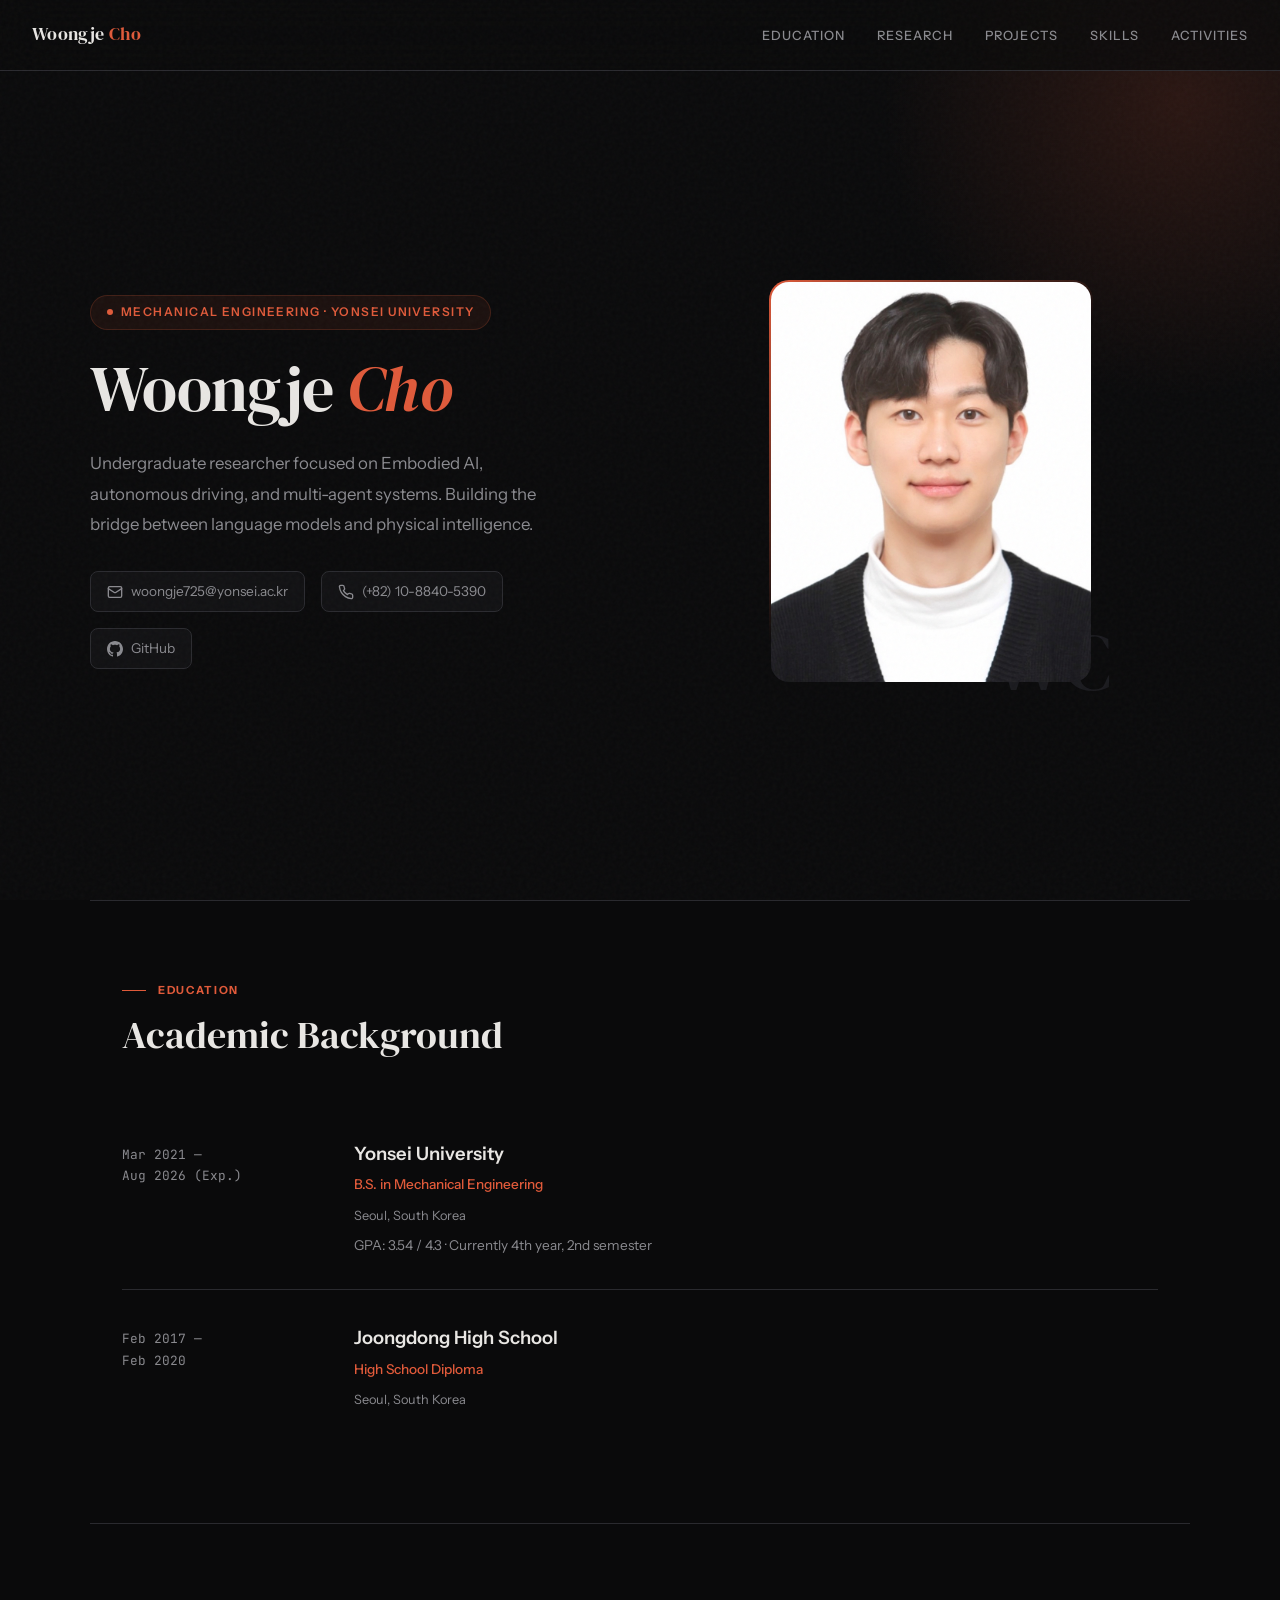
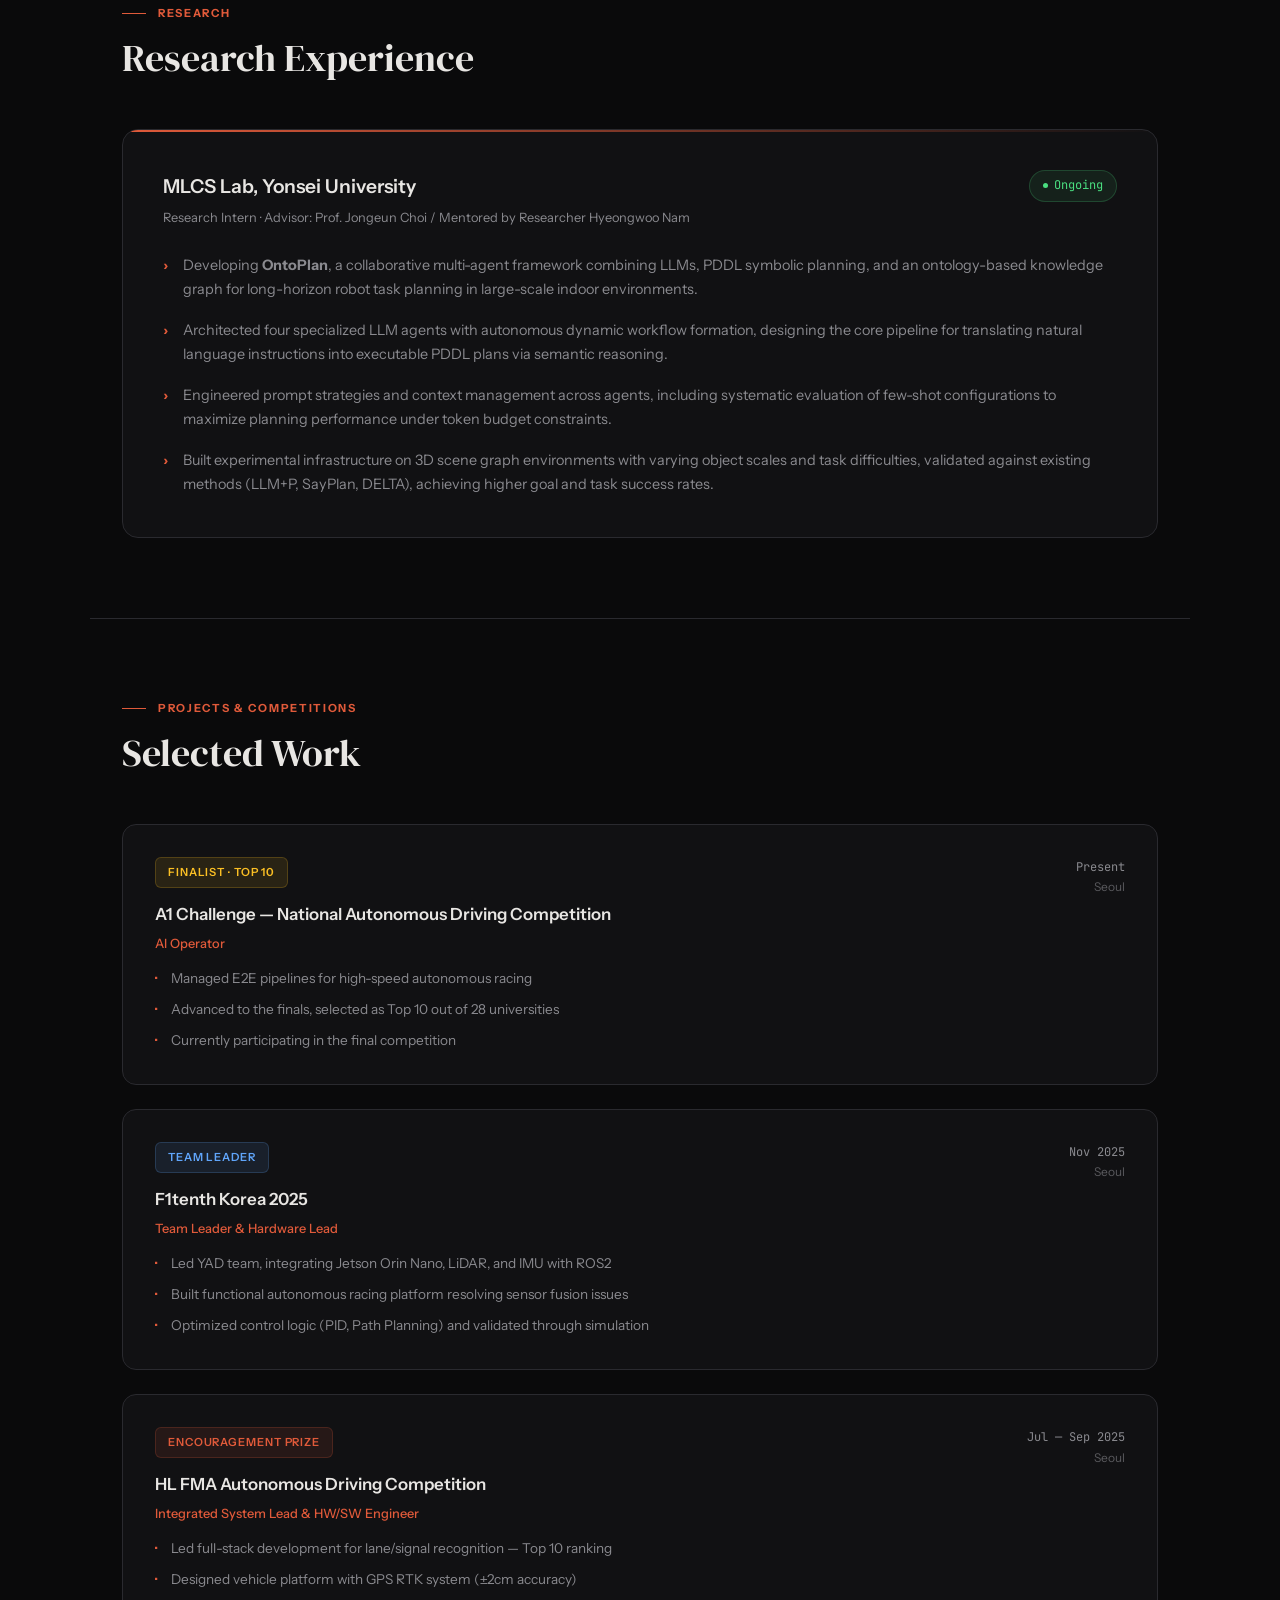
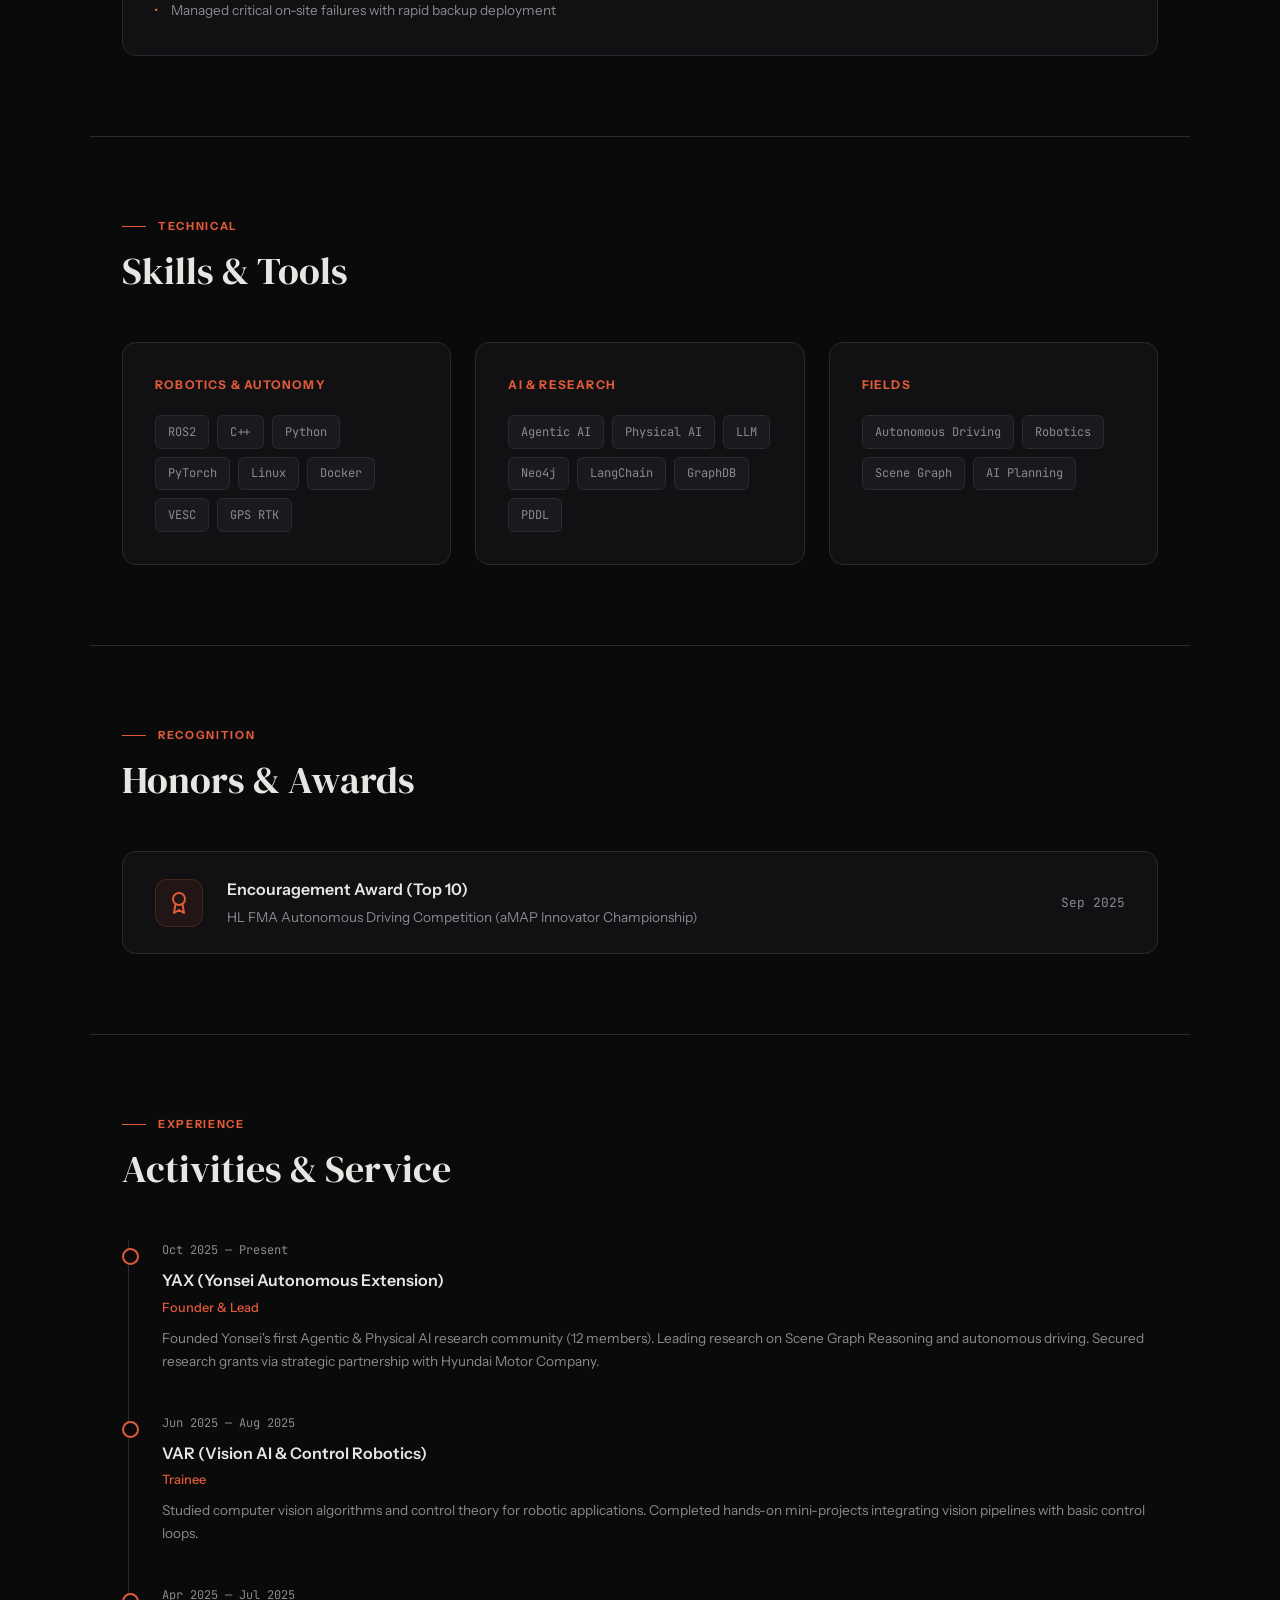
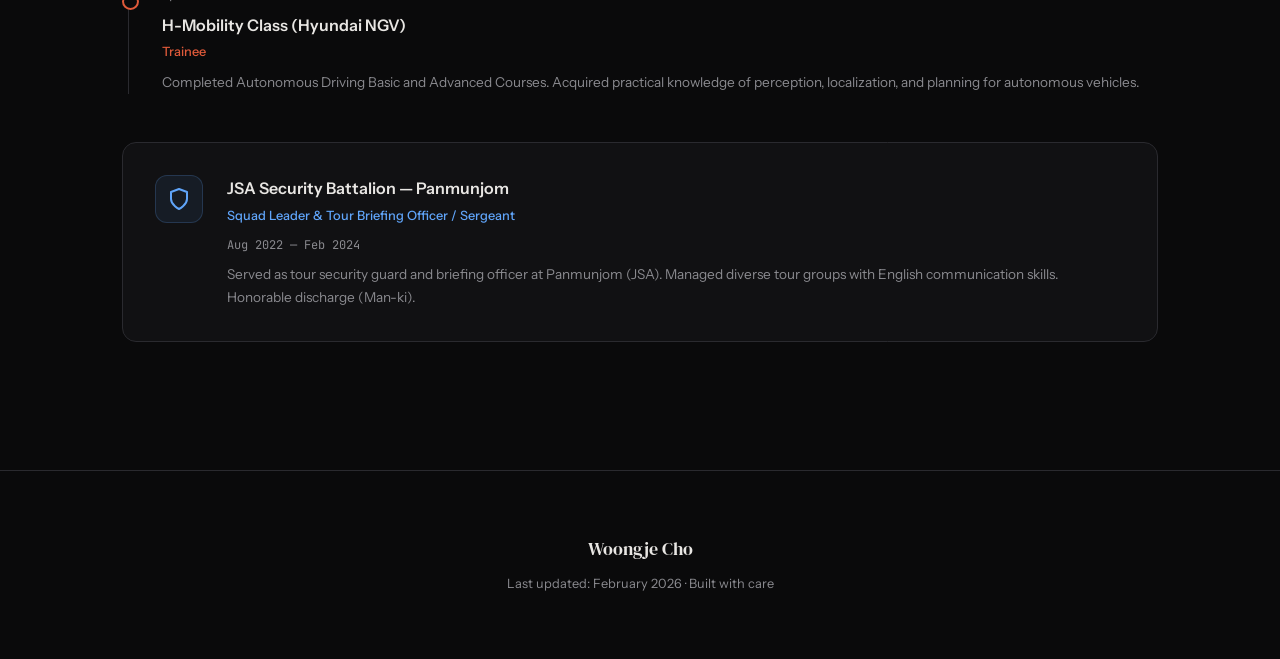
<file: index_1.html>
<!DOCTYPE html>
<html lang="en">
<head>
    <meta charset="UTF-8">
    <meta name="viewport" content="width=device-width, initial-scale=1.0">
    <title>Woongje Cho — CV</title>
    <link href="https://fonts.googleapis.com/css2?family=DM+Serif+Display:ital@0;1&family=Instrument+Sans:wght@400;500;600;700&family=JetBrains+Mono:wght@400;500&display=swap" rel="stylesheet">
    <style>
        :root {
            --bg: #0a0a0b;
            --surface: #111113;
            --surface-2: #1a1a1e;
            --border: #2a2a2f;
            --text: #e8e6e3;
            --text-muted: #8a8a8f;
            --accent: #e05a3a;
            --accent-glow: rgba(224, 90, 58, 0.15);
            --accent-subtle: rgba(224, 90, 58, 0.08);
        }

        * {
            margin: 0;
            padding: 0;
            box-sizing: border-box;
        }

        html {
            scroll-behavior: smooth;
        }

        body {
            font-family: 'Instrument Sans', sans-serif;
            background: var(--bg);
            color: var(--text);
            line-height: 1.7;
            overflow-x: hidden;
        }

        /* ─── Noise overlay ─── */
        body::before {
            content: '';
            position: fixed;
            inset: 0;
            background-image: url("data:image/svg+xml,%3Csvg viewBox='0 0 256 256' xmlns='http://www.w3.org/2000/svg'%3E%3Cfilter id='n'%3E%3CfeTurbulence type='fractalNoise' baseFrequency='0.9' numOctaves='4' stitchTiles='stitch'/%3E%3C/filter%3E%3Crect width='100%25' height='100%25' filter='url(%23n)' opacity='0.03'/%3E%3C/svg%3E");
            pointer-events: none;
            z-index: 9999;
        }

        /* ─── Navigation ─── */
        nav {
            position: fixed;
            top: 0;
            left: 0;
            right: 0;
            z-index: 100;
            padding: 1.25rem 2rem;
            display: flex;
            justify-content: space-between;
            align-items: center;
            backdrop-filter: blur(20px);
            background: rgba(10, 10, 11, 0.8);
            border-bottom: 1px solid var(--border);
            transition: transform 0.3s ease;
        }

        nav .logo {
            font-family: 'DM Serif Display', serif;
            font-size: 1.1rem;
            letter-spacing: 0.02em;
            color: var(--text);
        }

        nav .logo span {
            color: var(--accent);
        }

        nav .nav-links {
            display: flex;
            gap: 2rem;
            list-style: none;
        }

        nav .nav-links a {
            color: var(--text-muted);
            text-decoration: none;
            font-size: 0.8rem;
            font-weight: 500;
            letter-spacing: 0.08em;
            text-transform: uppercase;
            transition: color 0.3s;
            position: relative;
        }

        nav .nav-links a::after {
            content: '';
            position: absolute;
            bottom: -4px;
            left: 0;
            width: 0;
            height: 1px;
            background: var(--accent);
            transition: width 0.3s ease;
        }

        nav .nav-links a:hover {
            color: var(--text);
        }

        nav .nav-links a:hover::after {
            width: 100%;
        }

        /* ─── Hero ─── */
        .hero {
            min-height: 100vh;
            display: flex;
            align-items: center;
            padding: 8rem 2rem 4rem;
            position: relative;
            overflow: hidden;
        }

        .hero::before {
            content: '';
            position: absolute;
            top: -200px;
            right: -200px;
            width: 600px;
            height: 600px;
            background: radial-gradient(circle, var(--accent-glow) 0%, transparent 70%);
            pointer-events: none;
        }

        .hero-inner {
            max-width: 1100px;
            margin: 0 auto;
            width: 100%;
            display: grid;
            grid-template-columns: 1fr 1fr;
            gap: 4rem;
            align-items: center;
        }

        .hero-text {
            animation: fadeUp 0.8s ease-out;
        }

        .hero-tag {
            display: inline-flex;
            align-items: center;
            gap: 0.5rem;
            font-size: 0.75rem;
            font-weight: 600;
            text-transform: uppercase;
            letter-spacing: 0.12em;
            color: var(--accent);
            margin-bottom: 1.5rem;
            padding: 0.4rem 1rem;
            background: var(--accent-subtle);
            border: 1px solid rgba(224, 90, 58, 0.2);
            border-radius: 100px;
        }

        .hero-tag::before {
            content: '';
            width: 6px;
            height: 6px;
            background: var(--accent);
            border-radius: 50%;
            animation: pulse 2s infinite;
        }

        @keyframes pulse {
            0%, 100% { opacity: 1; }
            50% { opacity: 0.4; }
        }

        .hero h1 {
            font-family: 'DM Serif Display', serif;
            font-size: clamp(2.8rem, 5vw, 4.2rem);
            font-weight: 400;
            line-height: 1.1;
            margin-bottom: 1.5rem;
            letter-spacing: -0.01em;
        }

        .hero h1 .italic {
            font-style: italic;
            color: var(--accent);
        }

        .hero-desc {
            font-size: 1.05rem;
            color: var(--text-muted);
            line-height: 1.8;
            max-width: 480px;
            margin-bottom: 2rem;
        }

        .hero-contact {
            display: flex;
            flex-wrap: wrap;
            gap: 1rem;
        }

        .hero-contact a {
            display: inline-flex;
            align-items: center;
            gap: 0.5rem;
            color: var(--text-muted);
            text-decoration: none;
            font-size: 0.85rem;
            padding: 0.5rem 1rem;
            background: var(--surface);
            border: 1px solid var(--border);
            border-radius: 8px;
            transition: all 0.3s ease;
        }

        .hero-contact a:hover {
            color: var(--text);
            border-color: var(--accent);
            background: var(--accent-subtle);
        }

        .hero-visual {
            display: flex;
            justify-content: center;
            align-items: center;
            animation: fadeUp 0.8s ease-out 0.2s both;
        }

        .portrait-frame {
            position: relative;
            width: 320px;
            height: 400px;
        }

        .portrait-frame::before {
            content: '';
            position: absolute;
            inset: -2px;
            background: linear-gradient(135deg, var(--accent), transparent 50%);
            border-radius: 20px;
            z-index: -1;
        }

        .portrait-frame::after {
            content: 'WC';
            position: absolute;
            bottom: -20px;
            right: -20px;
            font-family: 'DM Serif Display', serif;
            font-size: 5rem;
            color: var(--surface-2);
            z-index: -2;
            line-height: 1;
        }

        .portrait-placeholder {
            width: 100%;
            height: 100%;
            background: linear-gradient(135deg, var(--surface-2) 0%, var(--surface) 100%);
            border-radius: 18px;
            display: flex;
            flex-direction: column;
            align-items: center;
            justify-content: center;
            gap: 0.8rem;
            border: 1px solid var(--border);
        }

        .portrait-placeholder svg {
            width: 64px;
            height: 64px;
            color: var(--text-muted);
            opacity: 0.4;
        }

        .portrait-placeholder span {
            font-size: 0.75rem;
            color: var(--text-muted);
            opacity: 0.5;
            text-transform: uppercase;
            letter-spacing: 0.1em;
        }

        /* ─── Section base ─── */
        section {
            padding: 5rem 2rem;
            max-width: 1100px;
            margin: 0 auto;
        }

        .section-label {
            font-size: 0.7rem;
            font-weight: 700;
            text-transform: uppercase;
            letter-spacing: 0.15em;
            color: var(--accent);
            margin-bottom: 0.75rem;
            display: flex;
            align-items: center;
            gap: 0.75rem;
        }

        .section-label::before {
            content: '';
            width: 24px;
            height: 1px;
            background: var(--accent);
        }

        .section-title {
            font-family: 'DM Serif Display', serif;
            font-size: clamp(1.8rem, 3vw, 2.5rem);
            font-weight: 400;
            margin-bottom: 3rem;
            line-height: 1.2;
        }

        .divider {
            width: 100%;
            height: 1px;
            background: var(--border);
            margin: 0 auto;
            max-width: 1100px;
        }

        /* ─── Education ─── */
        .edu-card {
            display: grid;
            grid-template-columns: 200px 1fr;
            gap: 2rem;
            padding: 2rem 0;
            border-bottom: 1px solid var(--border);
            opacity: 0;
            animation: fadeUp 0.6s ease-out forwards;
        }

        .edu-card:last-child {
            border-bottom: none;
        }

        .edu-period {
            font-family: 'JetBrains Mono', monospace;
            font-size: 0.8rem;
            color: var(--text-muted);
            padding-top: 0.35rem;
        }

        .edu-info h3 {
            font-size: 1.15rem;
            font-weight: 600;
            margin-bottom: 0.25rem;
        }

        .edu-info .degree {
            font-size: 0.85rem;
            color: var(--accent);
            font-weight: 500;
            margin-bottom: 0.5rem;
        }

        .edu-info .location {
            font-size: 0.8rem;
            color: var(--text-muted);
        }

        .edu-info .detail {
            font-size: 0.85rem;
            color: var(--text-muted);
            margin-top: 0.5rem;
        }

        /* ─── Research ─── */
        .research-card {
            background: var(--surface);
            border: 1px solid var(--border);
            border-radius: 16px;
            padding: 2.5rem;
            position: relative;
            overflow: hidden;
            transition: border-color 0.3s;
        }

        .research-card:hover {
            border-color: rgba(224, 90, 58, 0.3);
        }

        .research-card::before {
            content: '';
            position: absolute;
            top: 0;
            left: 0;
            right: 0;
            height: 2px;
            background: linear-gradient(90deg, var(--accent), transparent);
        }

        .research-header {
            display: flex;
            justify-content: space-between;
            align-items: flex-start;
            margin-bottom: 1.5rem;
            flex-wrap: wrap;
            gap: 1rem;
        }

        .research-header h3 {
            font-size: 1.2rem;
            font-weight: 600;
        }

        .research-header .role {
            font-size: 0.8rem;
            color: var(--text-muted);
            margin-top: 0.3rem;
        }

        .research-status {
            display: inline-flex;
            align-items: center;
            gap: 0.4rem;
            font-family: 'JetBrains Mono', monospace;
            font-size: 0.75rem;
            color: #4ade80;
            background: rgba(74, 222, 128, 0.08);
            border: 1px solid rgba(74, 222, 128, 0.2);
            padding: 0.3rem 0.8rem;
            border-radius: 100px;
        }

        .research-status::before {
            content: '';
            width: 5px;
            height: 5px;
            background: #4ade80;
            border-radius: 50%;
            animation: pulse 2s infinite;
        }

        .research-bullets {
            list-style: none;
            display: flex;
            flex-direction: column;
            gap: 1rem;
        }

        .research-bullets li {
            font-size: 0.9rem;
            color: var(--text-muted);
            line-height: 1.7;
            padding-left: 1.25rem;
            position: relative;
        }

        .research-bullets li::before {
            content: '›';
            position: absolute;
            left: 0;
            color: var(--accent);
            font-weight: 700;
        }

        /* ─── Projects ─── */
        .projects-grid {
            display: flex;
            flex-direction: column;
            gap: 1.5rem;
        }

        .project-card {
            background: var(--surface);
            border: 1px solid var(--border);
            border-radius: 14px;
            padding: 2rem;
            display: grid;
            grid-template-columns: 1fr auto;
            gap: 1.5rem;
            transition: all 0.3s ease;
            position: relative;
        }

        .project-card:hover {
            border-color: rgba(224, 90, 58, 0.25);
            transform: translateY(-2px);
        }

        .project-card .badge {
            display: inline-block;
            font-size: 0.7rem;
            font-weight: 600;
            text-transform: uppercase;
            letter-spacing: 0.08em;
            padding: 0.3rem 0.75rem;
            border-radius: 6px;
            margin-bottom: 0.75rem;
        }

        .badge-finalist {
            background: rgba(251, 191, 36, 0.1);
            color: #fbbf24;
            border: 1px solid rgba(251, 191, 36, 0.2);
        }

        .badge-leader {
            background: rgba(96, 165, 250, 0.1);
            color: #60a5fa;
            border: 1px solid rgba(96, 165, 250, 0.2);
        }

        .badge-award {
            background: rgba(224, 90, 58, 0.1);
            color: var(--accent);
            border: 1px solid rgba(224, 90, 58, 0.2);
        }

        .project-card h3 {
            font-size: 1.05rem;
            font-weight: 600;
            margin-bottom: 0.3rem;
        }

        .project-card .role {
            font-size: 0.8rem;
            color: var(--accent);
            font-weight: 500;
            margin-bottom: 0.75rem;
        }

        .project-card .bullets {
            list-style: none;
            display: flex;
            flex-direction: column;
            gap: 0.5rem;
        }

        .project-card .bullets li {
            font-size: 0.85rem;
            color: var(--text-muted);
            padding-left: 1rem;
            position: relative;
        }

        .project-card .bullets li::before {
            content: '·';
            position: absolute;
            left: 0;
            color: var(--accent);
            font-weight: 700;
        }

        .project-meta {
            text-align: right;
            white-space: nowrap;
        }

        .project-meta .date {
            font-family: 'JetBrains Mono', monospace;
            font-size: 0.75rem;
            color: var(--text-muted);
        }

        .project-meta .location {
            font-size: 0.75rem;
            color: var(--text-muted);
            opacity: 0.6;
        }

        /* ─── Skills ─── */
        .skills-grid {
            display: grid;
            grid-template-columns: repeat(3, 1fr);
            gap: 1.5rem;
        }

        .skill-category {
            background: var(--surface);
            border: 1px solid var(--border);
            border-radius: 14px;
            padding: 2rem;
            transition: border-color 0.3s;
        }

        .skill-category:hover {
            border-color: rgba(224, 90, 58, 0.25);
        }

        .skill-category h3 {
            font-size: 0.75rem;
            font-weight: 700;
            text-transform: uppercase;
            letter-spacing: 0.1em;
            color: var(--accent);
            margin-bottom: 1.25rem;
        }

        .skill-tags {
            display: flex;
            flex-wrap: wrap;
            gap: 0.5rem;
        }

        .skill-tag {
            font-family: 'JetBrains Mono', monospace;
            font-size: 0.75rem;
            padding: 0.35rem 0.75rem;
            background: var(--surface-2);
            border: 1px solid var(--border);
            border-radius: 6px;
            color: var(--text-muted);
            transition: all 0.3s;
        }

        .skill-tag:hover {
            color: var(--text);
            border-color: var(--accent);
            background: var(--accent-subtle);
        }

        /* ─── Activities ─── */
        .activity-timeline {
            position: relative;
            padding-left: 2.5rem;
        }

        .activity-timeline::before {
            content: '';
            position: absolute;
            left: 6px;
            top: 0;
            bottom: 0;
            width: 1px;
            background: var(--border);
        }

        .activity-item {
            position: relative;
            padding-bottom: 2.5rem;
        }

        .activity-item:last-child {
            padding-bottom: 0;
        }

        .activity-item::before {
            content: '';
            position: absolute;
            left: -2.5rem;
            top: 8px;
            width: 13px;
            height: 13px;
            border-radius: 50%;
            background: var(--bg);
            border: 2px solid var(--accent);
        }

        .activity-item .period {
            font-family: 'JetBrains Mono', monospace;
            font-size: 0.75rem;
            color: var(--text-muted);
            margin-bottom: 0.4rem;
        }

        .activity-item h3 {
            font-size: 1rem;
            font-weight: 600;
            margin-bottom: 0.15rem;
        }

        .activity-item .role {
            font-size: 0.8rem;
            color: var(--accent);
            font-weight: 500;
            margin-bottom: 0.5rem;
        }

        .activity-item .desc {
            font-size: 0.85rem;
            color: var(--text-muted);
            line-height: 1.7;
        }

        /* ─── Awards ─── */
        .award-card {
            display: flex;
            align-items: center;
            gap: 1.5rem;
            background: var(--surface);
            border: 1px solid var(--border);
            border-radius: 14px;
            padding: 1.5rem 2rem;
        }

        .award-icon {
            width: 48px;
            height: 48px;
            display: flex;
            align-items: center;
            justify-content: center;
            background: var(--accent-subtle);
            border: 1px solid rgba(224, 90, 58, 0.2);
            border-radius: 12px;
            flex-shrink: 0;
        }

        .award-icon svg {
            width: 24px;
            height: 24px;
            color: var(--accent);
        }

        .award-info h3 {
            font-size: 1rem;
            font-weight: 600;
            margin-bottom: 0.2rem;
        }

        .award-info p {
            font-size: 0.85rem;
            color: var(--text-muted);
        }

        .award-date {
            margin-left: auto;
            font-family: 'JetBrains Mono', monospace;
            font-size: 0.8rem;
            color: var(--text-muted);
            white-space: nowrap;
        }

        /* ─── Military ─── */
        .military-card {
            background: var(--surface);
            border: 1px solid var(--border);
            border-radius: 14px;
            padding: 2rem;
            display: grid;
            grid-template-columns: auto 1fr;
            gap: 1.5rem;
            align-items: start;
        }

        .military-icon {
            width: 48px;
            height: 48px;
            display: flex;
            align-items: center;
            justify-content: center;
            background: rgba(96, 165, 250, 0.08);
            border: 1px solid rgba(96, 165, 250, 0.2);
            border-radius: 12px;
        }

        .military-icon svg {
            width: 24px;
            height: 24px;
            color: #60a5fa;
        }

        .military-info h3 {
            font-size: 1rem;
            font-weight: 600;
            margin-bottom: 0.15rem;
        }

        .military-info .role {
            font-size: 0.8rem;
            color: #60a5fa;
            font-weight: 500;
        }

        .military-info .period {
            font-family: 'JetBrains Mono', monospace;
            font-size: 0.75rem;
            color: var(--text-muted);
            margin: 0.5rem 0;
        }

        .military-info .desc {
            font-size: 0.85rem;
            color: var(--text-muted);
        }

        /* ─── Footer ─── */
        footer {
            text-align: center;
            padding: 4rem 2rem;
            border-top: 1px solid var(--border);
            margin-top: 3rem;
        }

        footer p {
            font-size: 0.8rem;
            color: var(--text-muted);
        }

        footer .footer-name {
            font-family: 'DM Serif Display', serif;
            font-size: 1.1rem;
            color: var(--text);
            margin-bottom: 0.5rem;
        }

        /* ─── Animations ─── */
        @keyframes fadeUp {
            from {
                opacity: 0;
                transform: translateY(24px);
            }
            to {
                opacity: 1;
                transform: translateY(0);
            }
        }

        .animate-on-scroll {
            opacity: 0;
            transform: translateY(24px);
            transition: all 0.6s cubic-bezier(0.22, 1, 0.36, 1);
        }

        .animate-on-scroll.visible {
            opacity: 1;
            transform: translateY(0);
        }

        /* ─── Responsive ─── */
        @media (max-width: 768px) {
            .hero-inner {
                grid-template-columns: 1fr;
                text-align: center;
            }

            .hero-desc {
                margin: 0 auto 2rem;
            }

            .hero-contact {
                justify-content: center;
            }

            .hero-visual {
                order: -1;
            }

            .portrait-frame {
                width: 220px;
                height: 280px;
            }

            .edu-card {
                grid-template-columns: 1fr;
                gap: 0.5rem;
            }

            .skills-grid {
                grid-template-columns: 1fr;
            }

            .project-card {
                grid-template-columns: 1fr;
            }

            .project-meta {
                text-align: left;
            }

            nav .nav-links {
                display: none;
            }

            .award-card {
                flex-direction: column;
                text-align: center;
            }

            .award-date {
                margin-left: 0;
            }

            .military-card {
                grid-template-columns: 1fr;
            }
        }
    </style>
</head>
<body>
    <!-- Navigation -->
    <nav>
        <div class="logo">Woongje <span>Cho</span></div>
        <ul class="nav-links">
            <li><a href="#education">Education</a></li>
            <li><a href="#research">Research</a></li>
            <li><a href="#projects">Projects</a></li>
            <li><a href="#skills">Skills</a></li>
            <li><a href="#activities">Activities</a></li>
        </ul>
    </nav>

    <!-- Hero -->
    <header class="hero">
        <div class="hero-inner">
            <div class="hero-text">
                <div class="hero-tag">Mechanical Engineering · Yonsei University</div>
                <h1>Woongje <span class="italic">Cho</span></h1>
                <p class="hero-desc">
                    Undergraduate researcher focused on Embodied AI, autonomous driving, and multi-agent systems. 
                    Building the bridge between language models and physical intelligence.
                </p>
                <div class="hero-contact">
                    <a href="mailto:woongje725@yonsei.ac.kr">
                        <svg width="16" height="16" viewBox="0 0 24 24" fill="none" stroke="currentColor" stroke-width="2" stroke-linecap="round" stroke-linejoin="round"><rect x="2" y="4" width="20" height="16" rx="2"/><path d="m22 7-8.97 5.7a1.94 1.94 0 0 1-2.06 0L2 7"/></svg>
                        woongje725@yonsei.ac.kr
                    </a>
                    <a href="tel:+821088405390">
                        <svg width="16" height="16" viewBox="0 0 24 24" fill="none" stroke="currentColor" stroke-width="2" stroke-linecap="round" stroke-linejoin="round"><path d="M22 16.92v3a2 2 0 0 1-2.18 2 19.79 19.79 0 0 1-8.63-3.07 19.5 19.5 0 0 1-6-6 19.79 19.79 0 0 1-3.07-8.67A2 2 0 0 1 4.11 2h3a2 2 0 0 1 2 1.72c.127.96.361 1.903.7 2.81a2 2 0 0 1-.45 2.11L8.09 9.91a16 16 0 0 0 6 6l1.27-1.27a2 2 0 0 1 2.11-.45c.907.339 1.85.573 2.81.7A2 2 0 0 1 22 16.92z"/></svg>
                        (+82) 10-8840-5390
                    </a>
                    <a href="https://github.com/woongje-cho" target="_blank">
                        <svg width="16" height="16" viewBox="0 0 24 24" fill="currentColor"><path d="M12 0c-6.626 0-12 5.373-12 12 0 5.302 3.438 9.8 8.207 11.387.599.111.793-.261.793-.577v-2.234c-3.338.726-4.033-1.416-4.033-1.416-.546-1.387-1.333-1.756-1.333-1.756-1.089-.745.083-.729.083-.729 1.205.084 1.839 1.237 1.839 1.237 1.07 1.834 2.807 1.304 3.492.997.107-.775.418-1.305.762-1.604-2.665-.305-5.467-1.334-5.467-5.931 0-1.311.469-2.381 1.236-3.221-.124-.303-.535-1.524.117-3.176 0 0 1.008-.322 3.301 1.23.957-.266 1.983-.399 3.003-.404 1.02.005 2.047.138 3.006.404 2.291-1.552 3.297-1.23 3.297-1.23.653 1.653.242 2.874.118 3.176.77.84 1.235 1.911 1.235 3.221 0 4.609-2.807 5.624-5.479 5.921.43.372.823 1.102.823 2.222v3.293c0 .319.192.694.801.576 4.765-1.589 8.199-6.086 8.199-11.386 0-6.627-5.373-12-12-12z"/></svg>
                        GitHub
                    </a>
                </div>
            </div>
            <div class="hero-visual">
                <div class="portrait-frame">
                    <img src="[data-uri]" alt="Woongje Cho" style="width:100%;height:100%;object-fit:cover;border-radius:18px;">
                </div>
            </div>
        </div>
    </header>

    <div class="divider"></div>

    <!-- Education -->
    <section id="education">
        <div class="section-label animate-on-scroll">Education</div>
        <h2 class="section-title animate-on-scroll">Academic Background</h2>

        <div class="edu-card animate-on-scroll">
            <div class="edu-period">Mar 2021 —<br>Aug 2026 (Exp.)</div>
            <div class="edu-info">
                <h3>Yonsei University</h3>
                <div class="degree">B.S. in Mechanical Engineering</div>
                <div class="location">Seoul, South Korea</div>
                <div class="detail">GPA: 3.54 / 4.3 · Currently 4th year, 2nd semester</div>
            </div>
        </div>

        <div class="edu-card animate-on-scroll">
            <div class="edu-period">Feb 2017 —<br>Feb 2020</div>
            <div class="edu-info">
                <h3>Joongdong High School</h3>
                <div class="degree">High School Diploma</div>
                <div class="location">Seoul, South Korea</div>
            </div>
        </div>
    </section>

    <div class="divider"></div>

    <!-- Research -->
    <section id="research">
        <div class="section-label animate-on-scroll">Research</div>
        <h2 class="section-title animate-on-scroll">Research Experience</h2>

        <div class="research-card animate-on-scroll">
            <div class="research-header">
                <div>
                    <h3>MLCS Lab, Yonsei University</h3>
                    <div class="role">Research Intern · Advisor: Prof. Jongeun Choi / Mentored by Researcher Hyeongwoo Nam</div>
                </div>
                <div class="research-status">Ongoing</div>
            </div>
            <ul class="research-bullets">
                <li>Developing <strong>OntoPlan</strong>, a collaborative multi-agent framework combining LLMs, PDDL symbolic planning, and an ontology-based knowledge graph for long-horizon robot task planning in large-scale indoor environments.</li>
                <li>Architected four specialized LLM agents with autonomous dynamic workflow formation, designing the core pipeline for translating natural language instructions into executable PDDL plans via semantic reasoning.</li>
                <li>Engineered prompt strategies and context management across agents, including systematic evaluation of few-shot configurations to maximize planning performance under token budget constraints.</li>
                <li>Built experimental infrastructure on 3D scene graph environments with varying object scales and task difficulties, validated against existing methods (LLM+P, SayPlan, DELTA), achieving higher goal and task success rates.</li>
            </ul>
        </div>
    </section>

    <div class="divider"></div>

    <!-- Projects & Competitions -->
    <section id="projects">
        <div class="section-label animate-on-scroll">Projects & Competitions</div>
        <h2 class="section-title animate-on-scroll">Selected Work</h2>

        <div class="projects-grid">
            <div class="project-card animate-on-scroll">
                <div>
                    <span class="badge badge-finalist">Finalist · Top 10</span>
                    <h3>A1 Challenge — National Autonomous Driving Competition</h3>
                    <div class="role">AI Operator</div>
                    <ul class="bullets">
                        <li>Managed E2E pipelines for high-speed autonomous racing</li>
                        <li>Advanced to the finals, selected as Top 10 out of 28 universities</li>
                        <li>Currently participating in the final competition</li>
                    </ul>
                </div>
                <div class="project-meta">
                    <div class="date">Present</div>
                    <div class="location">Seoul</div>
                </div>
            </div>

            <div class="project-card animate-on-scroll">
                <div>
                    <span class="badge badge-leader">Team Leader</span>
                    <h3>F1tenth Korea 2025</h3>
                    <div class="role">Team Leader & Hardware Lead</div>
                    <ul class="bullets">
                        <li>Led YAD team, integrating Jetson Orin Nano, LiDAR, and IMU with ROS2</li>
                        <li>Built functional autonomous racing platform resolving sensor fusion issues</li>
                        <li>Optimized control logic (PID, Path Planning) and validated through simulation</li>
                    </ul>
                </div>
                <div class="project-meta">
                    <div class="date">Nov 2025</div>
                    <div class="location">Seoul</div>
                </div>
            </div>

            <div class="project-card animate-on-scroll">
                <div>
                    <span class="badge badge-award">Encouragement Prize</span>
                    <h3>HL FMA Autonomous Driving Competition</h3>
                    <div class="role">Integrated System Lead & HW/SW Engineer</div>
                    <ul class="bullets">
                        <li>Led full-stack development for lane/signal recognition — Top 10 ranking</li>
                        <li>Designed vehicle platform with GPS RTK system (±2cm accuracy)</li>
                        <li>Managed critical on-site failures with rapid backup deployment</li>
                    </ul>
                </div>
                <div class="project-meta">
                    <div class="date">Jul — Sep 2025</div>
                    <div class="location">Seoul</div>
                </div>
            </div>
        </div>
    </section>

    <div class="divider"></div>

    <!-- Skills -->
    <section id="skills">
        <div class="section-label animate-on-scroll">Technical</div>
        <h2 class="section-title animate-on-scroll">Skills & Tools</h2>

        <div class="skills-grid">
            <div class="skill-category animate-on-scroll">
                <h3>Robotics & Autonomy</h3>
                <div class="skill-tags">
                    <span class="skill-tag">ROS2</span>
                    <span class="skill-tag">C++</span>
                    <span class="skill-tag">Python</span>
                    <span class="skill-tag">PyTorch</span>
                    <span class="skill-tag">Linux</span>
                    <span class="skill-tag">Docker</span>
                    <span class="skill-tag">VESC</span>
                    <span class="skill-tag">GPS RTK</span>
                </div>
            </div>
            <div class="skill-category animate-on-scroll">
                <h3>AI & Research</h3>
                <div class="skill-tags">
                    <span class="skill-tag">Agentic AI</span>
                    <span class="skill-tag">Physical AI</span>
                    <span class="skill-tag">LLM</span>
                    <span class="skill-tag">Neo4j</span>
                    <span class="skill-tag">LangChain</span>
                    <span class="skill-tag">GraphDB</span>
                    <span class="skill-tag">PDDL</span>
                </div>
            </div>
            <div class="skill-category animate-on-scroll">
                <h3>Fields</h3>
                <div class="skill-tags">
                    <span class="skill-tag">Autonomous Driving</span>
                    <span class="skill-tag">Robotics</span>
                    <span class="skill-tag">Scene Graph</span>
                    <span class="skill-tag">AI Planning</span>
                </div>
            </div>
        </div>
    </section>

    <div class="divider"></div>

    <!-- Awards -->
    <section>
        <div class="section-label animate-on-scroll">Recognition</div>
        <h2 class="section-title animate-on-scroll">Honors & Awards</h2>

        <div class="award-card animate-on-scroll">
            <div class="award-icon">
                <svg viewBox="0 0 24 24" fill="none" stroke="currentColor" stroke-width="2" stroke-linecap="round" stroke-linejoin="round"><circle cx="12" cy="8" r="6"/><path d="M15.477 12.89 17 22l-5-3-5 3 1.523-9.11"/></svg>
            </div>
            <div class="award-info">
                <h3>Encouragement Award (Top 10)</h3>
                <p>HL FMA Autonomous Driving Competition (aMAP Innovator Championship)</p>
            </div>
            <div class="award-date">Sep 2025</div>
        </div>
    </section>

    <div class="divider"></div>

    <!-- Activities -->
    <section id="activities">
        <div class="section-label animate-on-scroll">Experience</div>
        <h2 class="section-title animate-on-scroll">Activities & Service</h2>

        <div class="activity-timeline">
            <div class="activity-item animate-on-scroll">
                <div class="period">Oct 2025 — Present</div>
                <h3>YAX (Yonsei Autonomous Extension)</h3>
                <div class="role">Founder & Lead</div>
                <div class="desc">
                    Founded Yonsei's first Agentic & Physical AI research community (12 members). 
                    Leading research on Scene Graph Reasoning and autonomous driving. 
                    Secured research grants via strategic partnership with Hyundai Motor Company.
                </div>
            </div>

            <div class="activity-item animate-on-scroll">
                <div class="period">Jun 2025 — Aug 2025</div>
                <h3>VAR (Vision AI & Control Robotics)</h3>
                <div class="role">Trainee</div>
                <div class="desc">
                    Studied computer vision algorithms and control theory for robotic applications. 
                    Completed hands-on mini-projects integrating vision pipelines with basic control loops.
                </div>
            </div>

            <div class="activity-item animate-on-scroll">
                <div class="period">Apr 2025 — Jul 2025</div>
                <h3>H-Mobility Class (Hyundai NGV)</h3>
                <div class="role">Trainee</div>
                <div class="desc">
                    Completed Autonomous Driving Basic and Advanced Courses. 
                    Acquired practical knowledge of perception, localization, and planning for autonomous vehicles.
                </div>
            </div>
        </div>

        <!-- Military -->
        <div style="margin-top: 3rem;">
            <div class="military-card animate-on-scroll">
                <div class="military-icon">
                    <svg viewBox="0 0 24 24" fill="none" stroke="currentColor" stroke-width="2" stroke-linecap="round" stroke-linejoin="round"><path d="M12 22s8-4 8-10V5l-8-3-8 3v7c0 6 8 10 8 10z"/></svg>
                </div>
                <div class="military-info">
                    <h3>JSA Security Battalion — Panmunjom</h3>
                    <div class="role">Squad Leader & Tour Briefing Officer / Sergeant</div>
                    <div class="period">Aug 2022 — Feb 2024</div>
                    <div class="desc">
                        Served as tour security guard and briefing officer at Panmunjom (JSA). 
                        Managed diverse tour groups with English communication skills. 
                        Honorable discharge (Man-ki).
                    </div>
                </div>
            </div>
        </div>
    </section>

    <!-- Footer -->
    <footer>
        <div class="footer-name">Woongje Cho</div>
        <p>Last updated: February 2026 · Built with care</p>
    </footer>

    <script>
        // Intersection Observer for scroll animations
        const observer = new IntersectionObserver((entries) => {
            entries.forEach((entry, index) => {
                if (entry.isIntersecting) {
                    setTimeout(() => {
                        entry.target.classList.add('visible');
                    }, index * 60);
                    observer.unobserve(entry.target);
                }
            });
        }, { threshold: 0.1, rootMargin: '0px 0px -40px 0px' });

        document.querySelectorAll('.animate-on-scroll').forEach(el => observer.observe(el));

        // Smooth nav hide on scroll
        let lastScroll = 0;
        const nav = document.querySelector('nav');
        window.addEventListener('scroll', () => {
            const current = window.scrollY;
            if (current > lastScroll && current > 100) {
                nav.style.transform = 'translateY(-100%)';
            } else {
                nav.style.transform = 'translateY(0)';
            }
            lastScroll = current;
        });
    </script>
</body>
</html>
</file>
